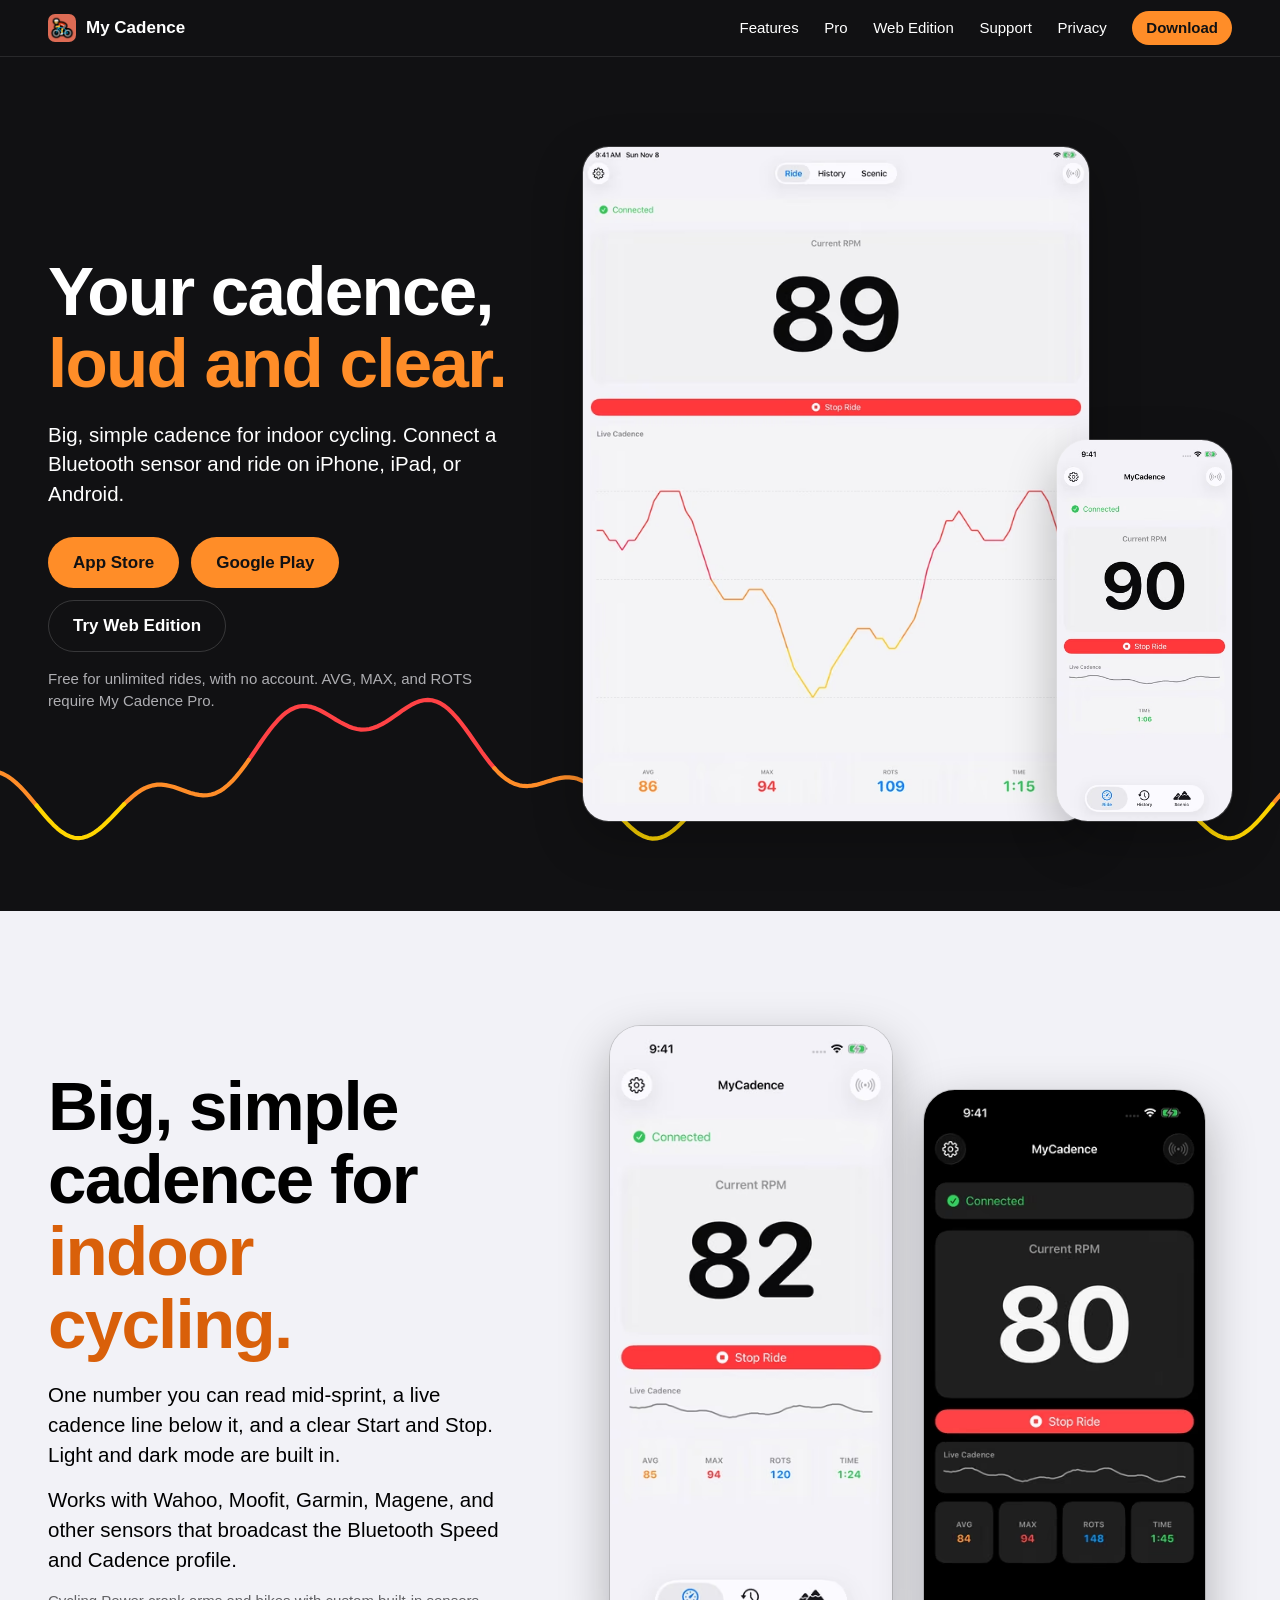
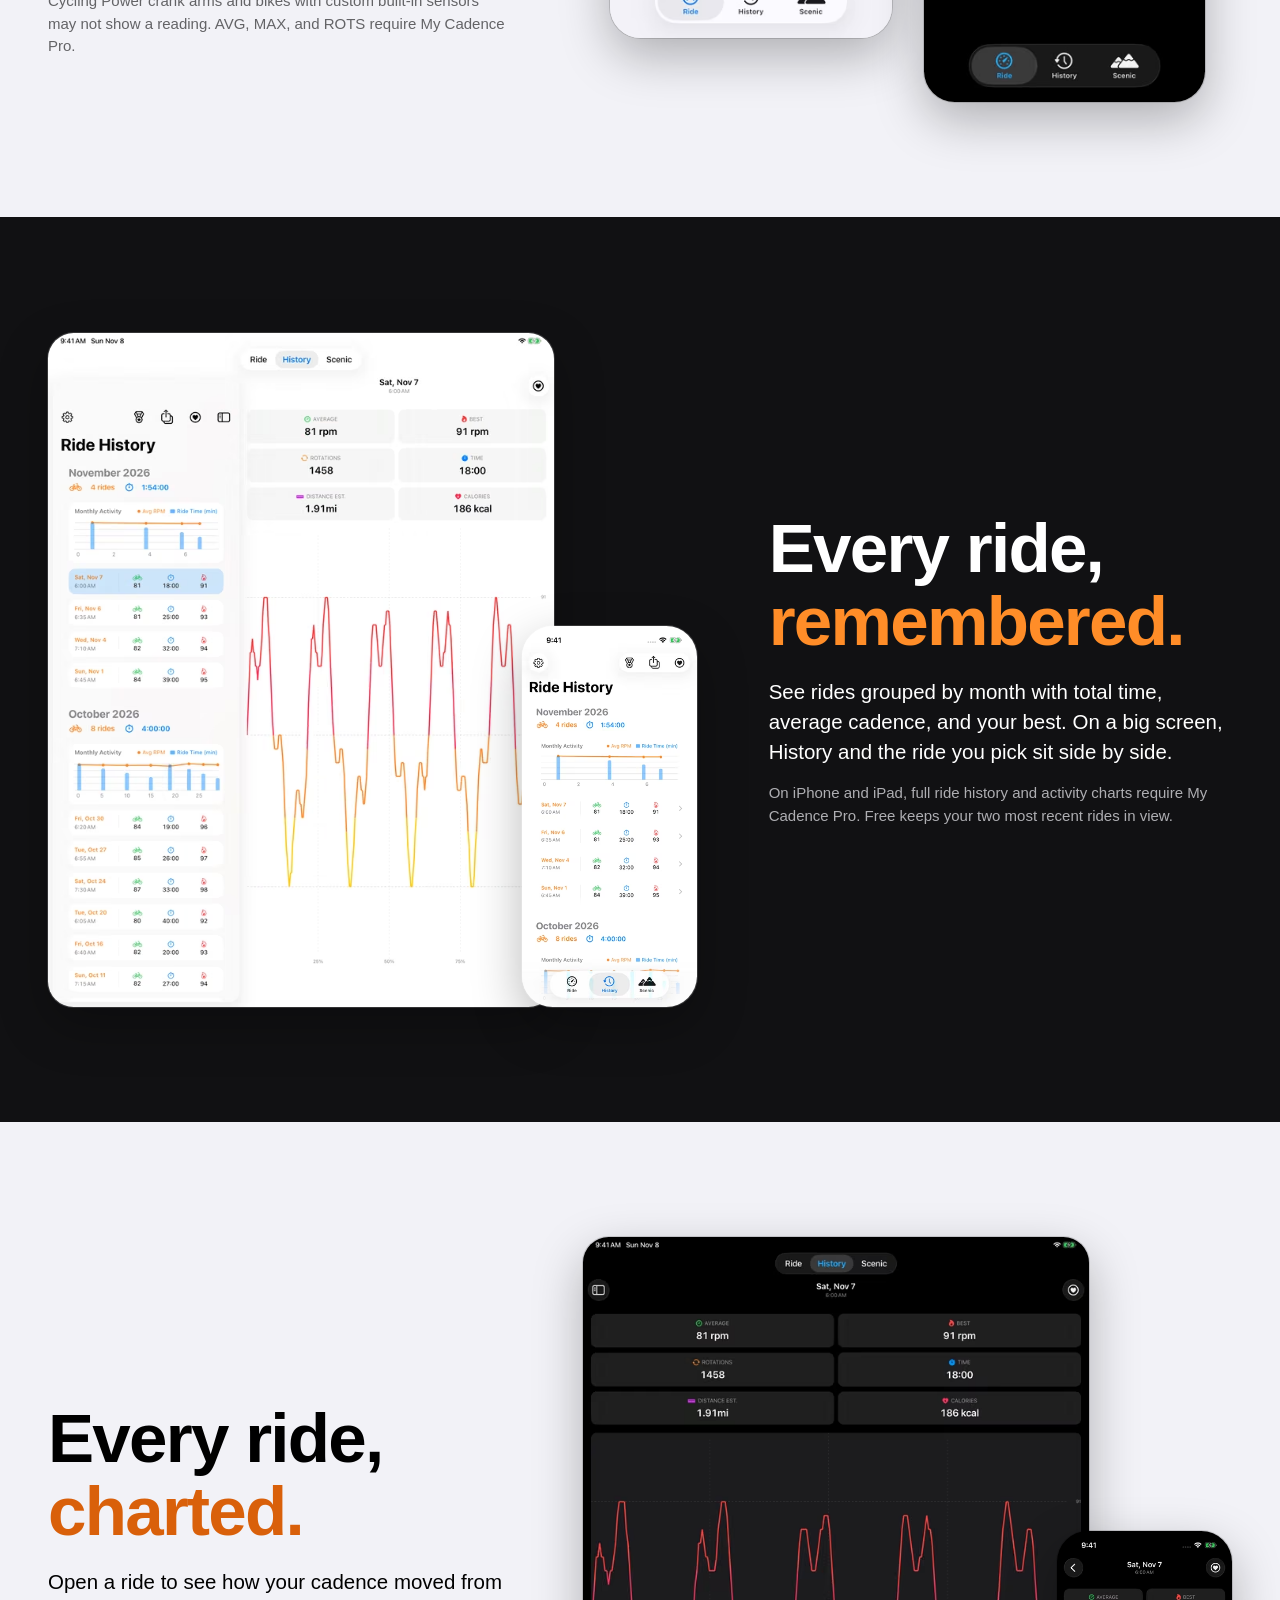
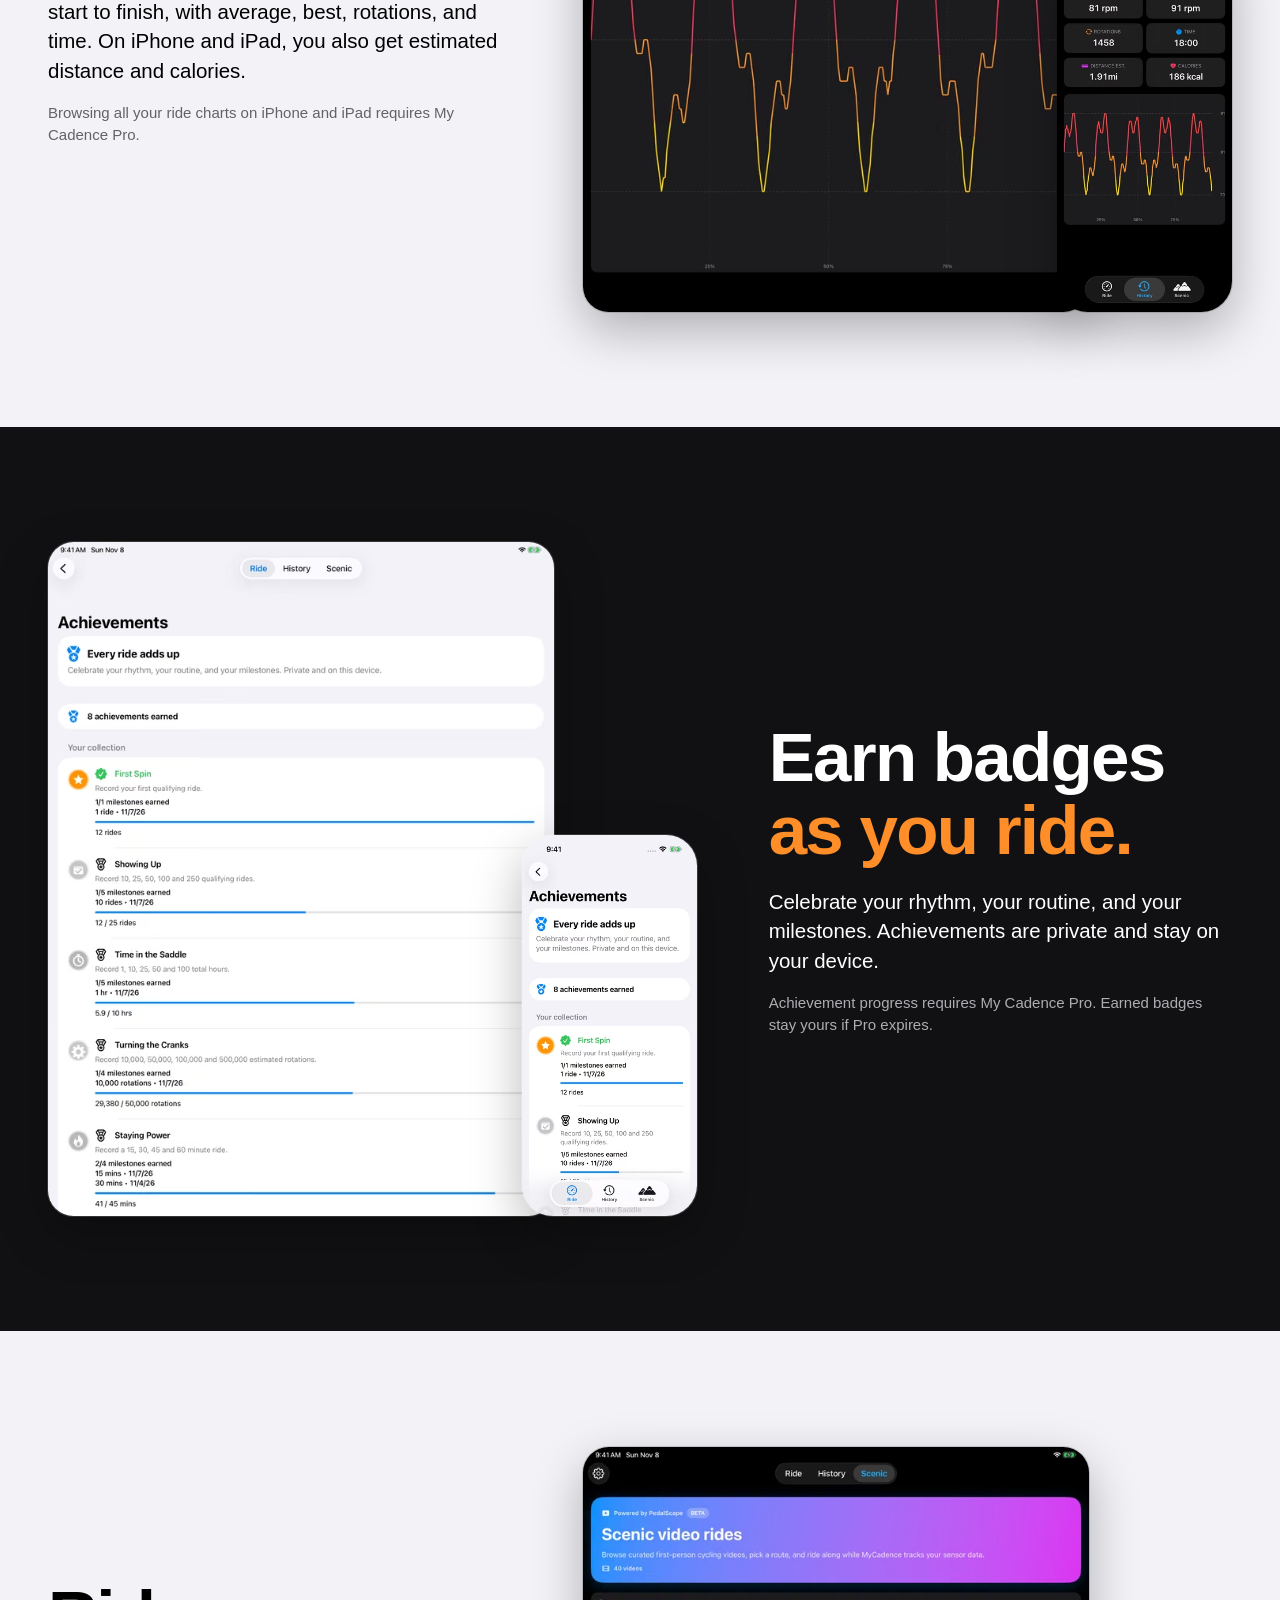
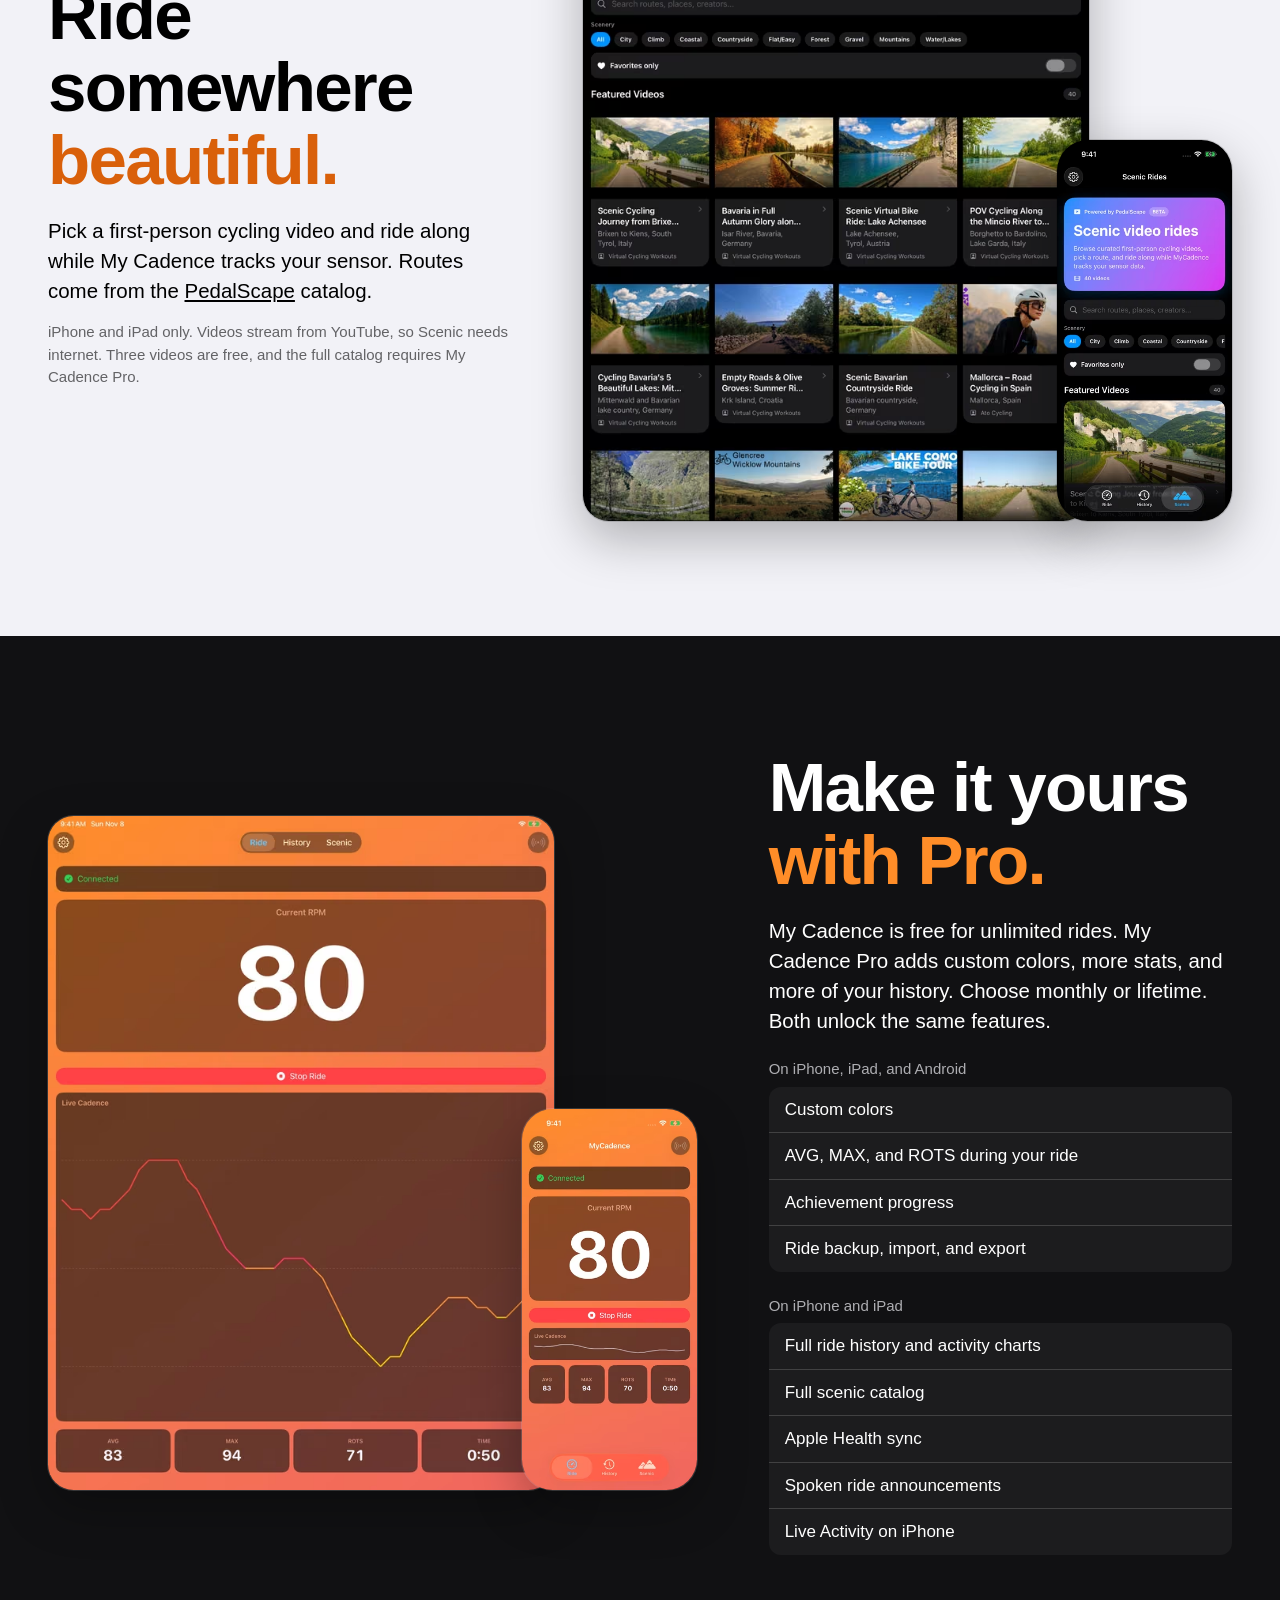
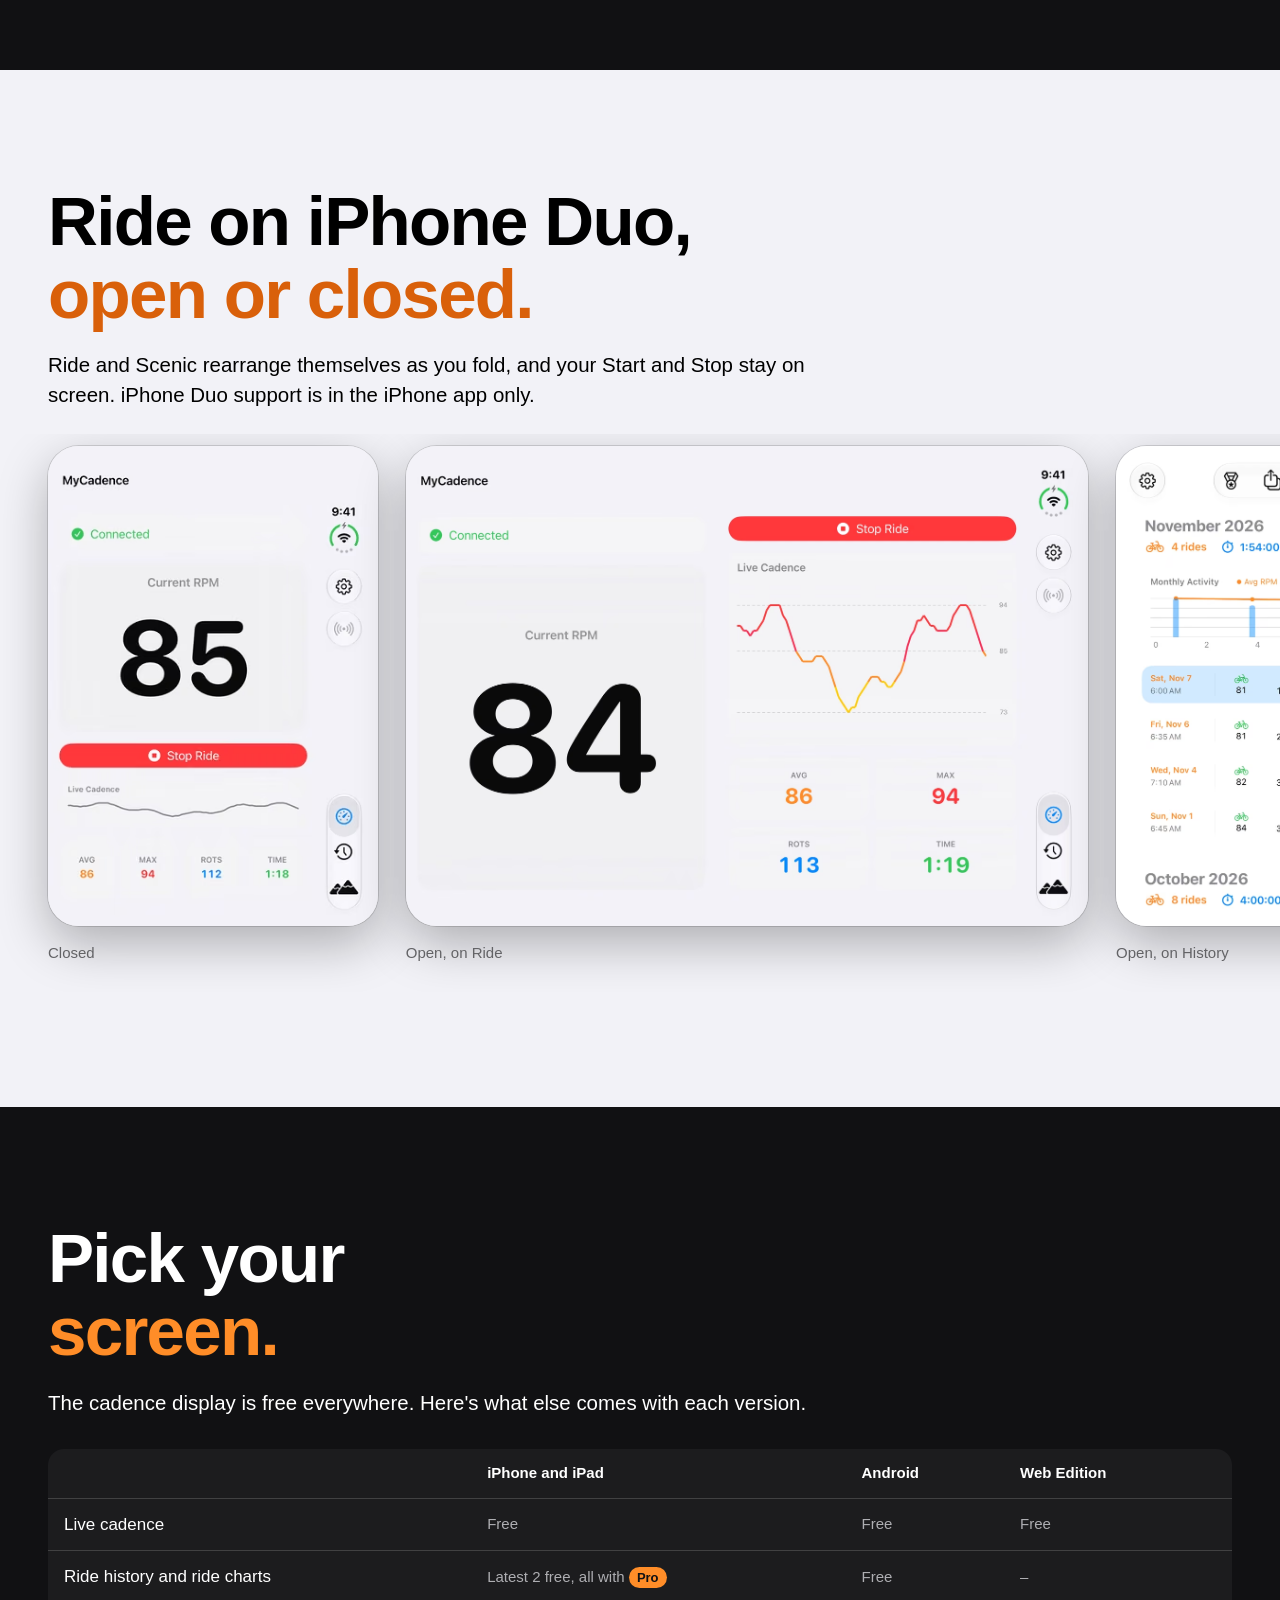
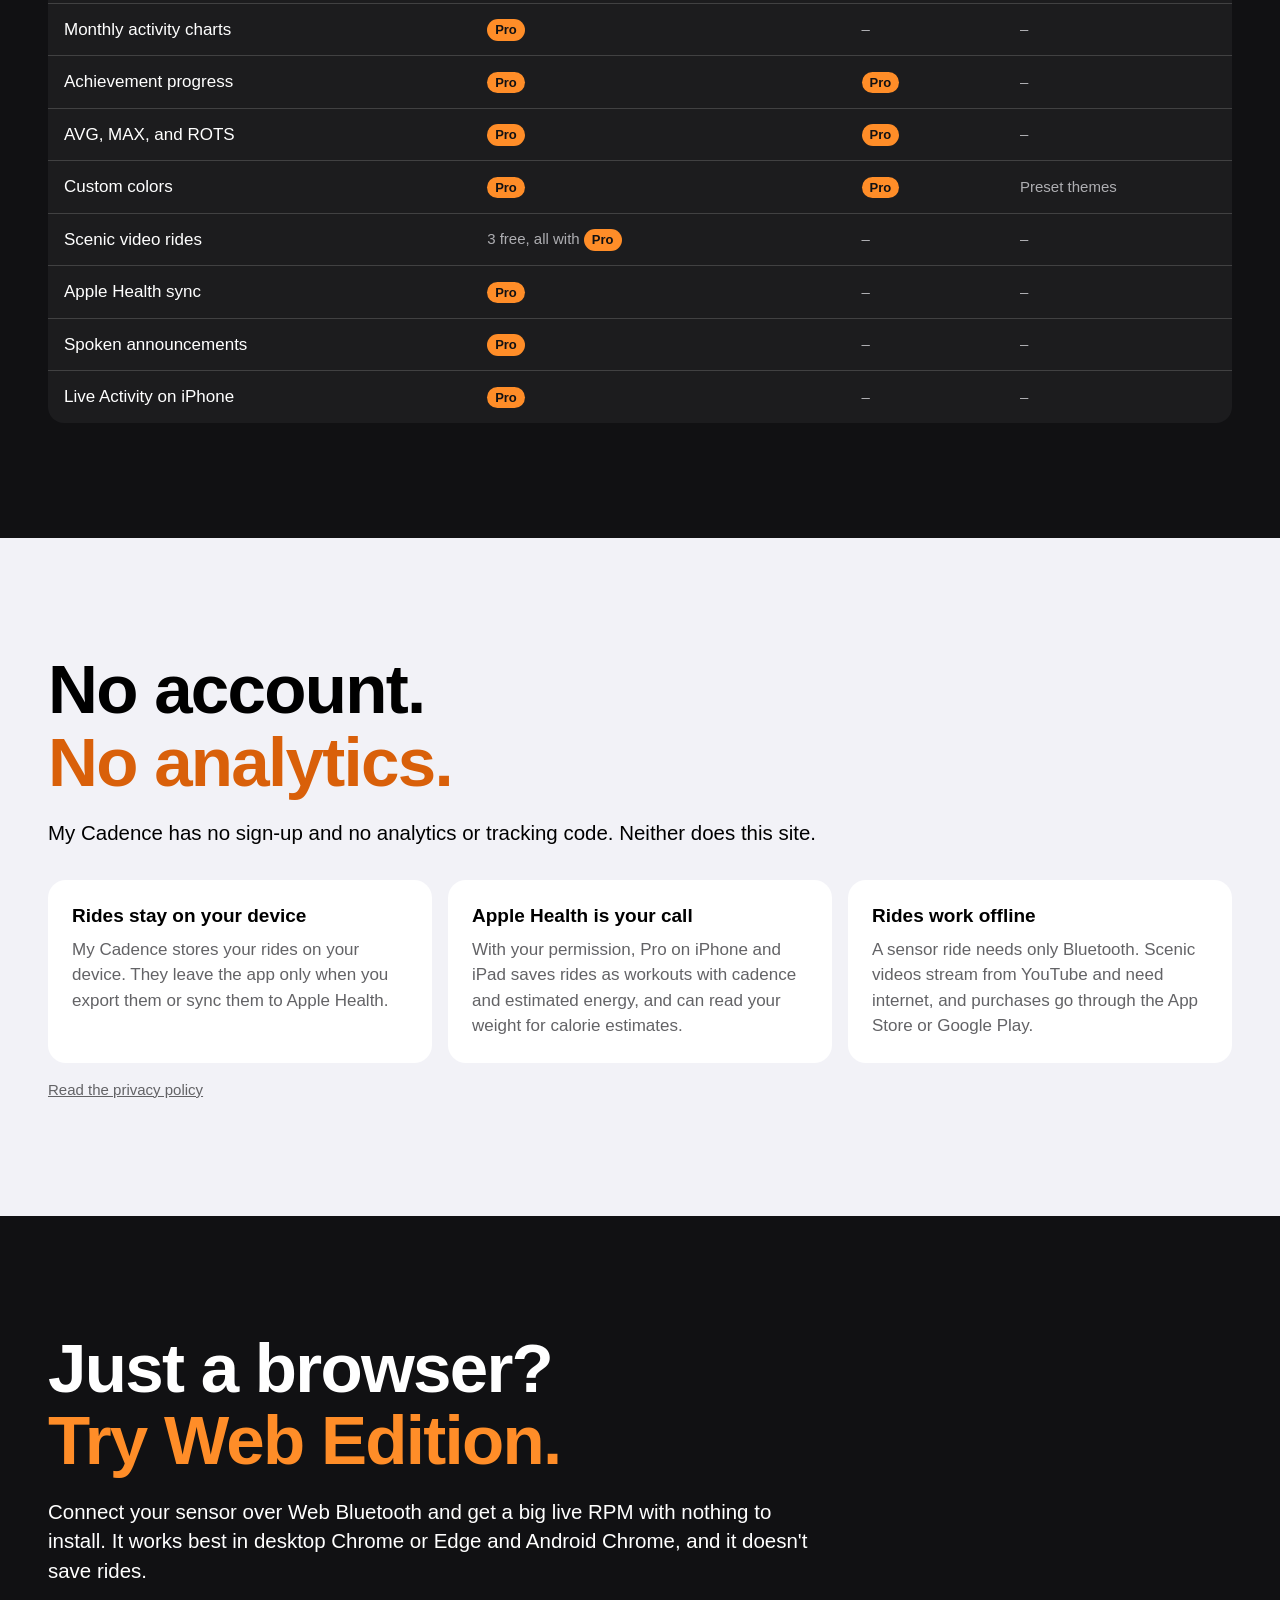
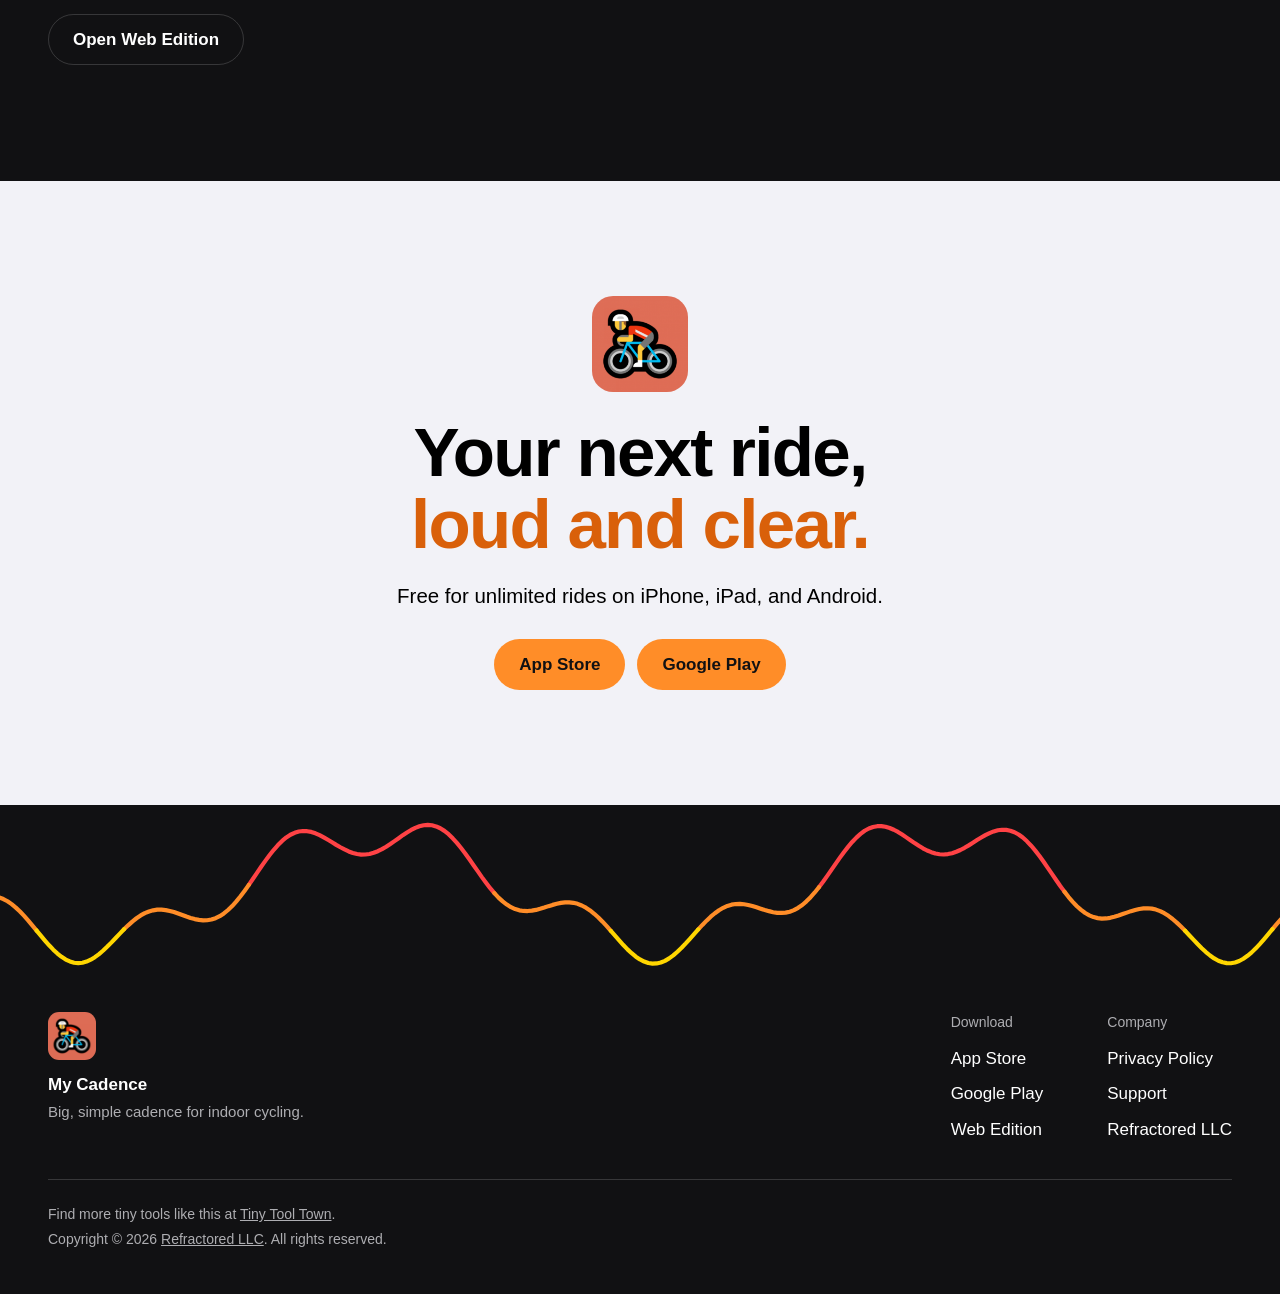
<file: index.html>
<!DOCTYPE html>
<html lang="en">
<head>
    <meta charset="UTF-8">
    <meta name="viewport" content="width=device-width, initial-scale=1">
    <meta name="color-scheme" content="light dark">
    <title>My Cadence: Big, Simple Cadence for Indoor Cycling</title>
    <meta name="description" content="My Cadence is a big, simple cadence display for indoor cycling on iPhone, iPad, and Android. Connect a Bluetooth sensor and ride. No account and no analytics.">
    <meta name="robots" content="index, follow, max-image-preview:large">
    <meta name="author" content="Refractored LLC">
    <meta name="theme-color" content="#111113">
    <meta property="og:type" content="website">
    <meta property="og:site_name" content="My Cadence">
    <meta property="og:title" content="My Cadence: Your cadence, loud and clear.">
    <meta property="og:description" content="Big, simple cadence for indoor cycling on iPhone, iPad, and Android. No account and no analytics.">
    <meta property="og:url" content="https://mycadence.app/">
    <meta property="og:image" content="https://mycadence.app/assets/images/og-card.jpg">
    <meta property="og:image:width" content="1200">
    <meta property="og:image:height" content="630">
    <meta property="og:image:alt" content="The headline “Your cadence, loud and clear.” beside My Cadence on iPhone showing 90 RPM, with a cadence line running behind it.">
    <meta name="twitter:card" content="summary_large_image">
    <meta name="twitter:title" content="My Cadence: Your cadence, loud and clear.">
    <meta name="twitter:description" content="Big, simple cadence for indoor cycling on iPhone, iPad, and Android. No account and no analytics.">
    <meta name="twitter:image" content="https://mycadence.app/assets/images/og-card.jpg">
    <link rel="canonical" href="https://mycadence.app/">
    <link rel="icon" type="image/png" sizes="16x16" href="assets/icons/favicon-16.png">
    <link rel="icon" type="image/png" sizes="32x32" href="assets/icons/favicon-32.png">
    <link rel="apple-touch-icon" sizes="180x180" href="assets/icons/icon-180.png">
    <link rel="manifest" href="site.webmanifest">
    <link rel="sitemap" type="application/xml" href="sitemap.xml">
    <link rel="stylesheet" href="styles.css">
    <script type="application/ld+json">
    {
        "@context": "https://schema.org",
        "@type": "SoftwareApplication",
        "name": "My Cadence",
        "applicationCategory": "HealthApplication",
        "operatingSystem": "iOS, iPadOS, Android",
        "description": "Big, simple cadence display for indoor cycling with Bluetooth cadence sensors.",
        "url": "https://mycadence.app/",
        "image": "https://mycadence.app/assets/images/og-card.jpg",
        "offers": {
            "@type": "Offer",
            "price": "0",
            "priceCurrency": "USD"
        },
        "downloadUrl": [
            "https://apps.apple.com/us/app/my-cadence/id1545730360",
            "https://play.google.com/store/apps/details?id=com.refractored.mycadence"
        ],
        "publisher": {
            "@type": "Organization",
            "name": "Refractored"
        }
    }
    </script>
</head>
<body>
    <a class="skip-link" href="#main">Skip to content</a>

    <header class="navbar">
        <div class="container navbar-inner">
            <a href="#main" class="brand" aria-label="My Cadence home">
                <img src="assets/icons/icon-120.png" alt="" width="28" height="28">
                <span>My Cadence</span>
            </a>
            <nav class="navbar-links" aria-label="Site navigation">
                <a class="nav-features" href="#features">Features</a>
                <a class="nav-optional" href="#pro">Pro</a>
                <a href="web-edition.html">Web Edition</a>
                <a class="nav-optional" href="mailto:hello@refractored.com?subject=My%20Cadence%20Support">Support</a>
                <a class="nav-optional" href="https://www.refractored.com/about/" target="_blank" rel="noopener">Privacy</a>
                <a class="navbar-cta" href="#download">Download</a>
            </nav>
        </div>
    </header>

    <main id="main" tabindex="-1">
        <section class="band band-dark hero">
            <img class="cadence-line" src="assets/images/cadence-line.svg" alt="" width="2880" height="160">
            <div class="container feature">
                <div class="feature-text">
                    <h1>Your cadence, <em>loud and clear.</em></h1>
                    <p class="lede">Big, simple cadence for indoor cycling. Connect a Bluetooth sensor and ride on iPhone, iPad, or Android.</p>
                    <div class="actions">
                        <a class="btn btn-primary" href="https://apps.apple.com/us/app/my-cadence/id1545730360" target="_blank" rel="noopener">App Store</a>
                        <a class="btn btn-primary" href="https://play.google.com/store/apps/details?id=com.refractored.mycadence" target="_blank" rel="noopener">Google Play</a>
                        <a class="btn btn-secondary" href="web-edition.html">Try Web Edition</a>
                    </div>
                    <p class="note">Free for unlimited rides, with no account. AVG, MAX, and ROTS require My Cadence Pro.</p>
                </div>
                <div class="stage">
                    <picture class="device device-tablet">
                        <source type="image/avif" srcset="assets/images/ipad-main-640.avif 640w, assets/images/ipad-main-1280.avif 1280w" sizes="(min-width: 960px) 40vw, 72vw">
                        <source type="image/webp" srcset="assets/images/ipad-main-640.webp 640w, assets/images/ipad-main-1280.webp 1280w" sizes="(min-width: 960px) 40vw, 72vw">
                        <img src="assets/images/ipad-main-1280.jpg" width="1280" height="1707" fetchpriority="high" decoding="async" alt="My Cadence on iPad showing 89 RPM above a large live cadence chart and average, max, rotation, and time stats.">
                    </picture>
                    <picture class="device device-phone">
                        <source type="image/avif" srcset="assets/images/phone-free-320.avif 320w, assets/images/phone-free-640.avif 640w" sizes="(min-width: 960px) 16vw, 46vw">
                        <source type="image/webp" srcset="assets/images/phone-free-320.webp 320w, assets/images/phone-free-640.webp 640w" sizes="(min-width: 960px) 16vw, 46vw">
                        <img src="assets/images/phone-free-640.jpg" width="640" height="1391" decoding="async" alt="My Cadence on iPhone showing 90 RPM, a Stop Ride button, and a small live cadence line.">
                    </picture>
                </div>
            </div>
        </section>

        <section class="band band-light" id="features">
            <div class="container feature">
                <div class="feature-text">
                    <h2>Big, simple cadence for <em>indoor cycling.</em></h2>
                    <p class="lede">One number you can read mid-sprint, a live cadence line below it, and a clear Start and Stop. Light and dark mode are built in.</p>
                    <p class="lede">Works with Wahoo, Moofit, Garmin, Magene, and other sensors that broadcast the Bluetooth Speed and Cadence profile.</p>
                    <p class="note">Cycling Power crank arms and bikes with custom built-in sensors may not show a reading. AVG, MAX, and ROTS require My Cadence Pro.</p>
                </div>
                <div class="stage stage-pair">
                    <picture class="device">
                        <source type="image/avif" srcset="assets/images/phone-ride-light-320.avif 320w, assets/images/phone-ride-light-640.avif 640w" sizes="(min-width: 960px) 22vw, 46vw">
                        <source type="image/webp" srcset="assets/images/phone-ride-light-320.webp 320w, assets/images/phone-ride-light-640.webp 640w" sizes="(min-width: 960px) 22vw, 46vw">
                        <img src="assets/images/phone-ride-light-640.jpg" width="640" height="1391" loading="lazy" decoding="async" alt="The Ride screen in light mode, showing 82 RPM and a row of ride stats.">
                    </picture>
                    <picture class="device">
                        <source type="image/avif" srcset="assets/images/phone-ride-dark-320.avif 320w, assets/images/phone-ride-dark-640.avif 640w" sizes="(min-width: 960px) 22vw, 46vw">
                        <source type="image/webp" srcset="assets/images/phone-ride-dark-320.webp 320w, assets/images/phone-ride-dark-640.webp 640w" sizes="(min-width: 960px) 22vw, 46vw">
                        <img src="assets/images/phone-ride-dark-640.jpg" width="640" height="1391" loading="lazy" decoding="async" alt="The Ride screen in dark mode, showing 80 RPM and a row of ride stats.">
                    </picture>
                </div>
            </div>
        </section>

        <section class="band band-dark">
            <div class="container feature feature-flip">
                <div class="feature-text">
                    <h2>Every ride, <em>remembered.</em></h2>
                    <p class="lede">See rides grouped by month with total time, average cadence, and your best. On a big screen, History and the ride you pick sit side by side.</p>
                    <p class="note">On iPhone and iPad, full ride history and activity charts require My Cadence Pro. Free keeps your two most recent rides in view.</p>
                </div>
                <div class="stage">
                    <picture class="device device-tablet">
                        <source type="image/avif" srcset="assets/images/ipad-history-640.avif 640w, assets/images/ipad-history-1280.avif 1280w" sizes="(min-width: 960px) 40vw, 72vw">
                        <source type="image/webp" srcset="assets/images/ipad-history-640.webp 640w, assets/images/ipad-history-1280.webp 1280w" sizes="(min-width: 960px) 40vw, 72vw">
                        <img src="assets/images/ipad-history-1280.jpg" width="1280" height="1707" loading="lazy" decoding="async" alt="Ride History on iPad, with a month-by-month ride list on the left and the selected ride's stats and cadence chart on the right.">
                    </picture>
                    <picture class="device device-phone">
                        <source type="image/avif" srcset="assets/images/phone-history-320.avif 320w, assets/images/phone-history-640.avif 640w" sizes="(min-width: 960px) 16vw, 46vw">
                        <source type="image/webp" srcset="assets/images/phone-history-320.webp 320w, assets/images/phone-history-640.webp 640w" sizes="(min-width: 960px) 16vw, 46vw">
                        <img src="assets/images/phone-history-640.jpg" width="640" height="1391" loading="lazy" decoding="async" alt="Ride History on iPhone, showing four November rides under a monthly activity chart.">
                    </picture>
                </div>
            </div>
        </section>

        <section class="band band-light">
            <div class="container feature">
                <div class="feature-text">
                    <h2>Every ride, <em>charted.</em></h2>
                    <p class="lede">Open a ride to see how your cadence moved from start to finish, with average, best, rotations, and time. On iPhone and iPad, you also get estimated distance and calories.</p>
                    <p class="note">Browsing all your ride charts on iPhone and iPad requires My Cadence Pro.</p>
                </div>
                <div class="stage">
                    <picture class="device device-tablet">
                        <source type="image/avif" srcset="assets/images/ipad-charts-640.avif 640w, assets/images/ipad-charts-1280.avif 1280w" sizes="(min-width: 960px) 40vw, 72vw">
                        <source type="image/webp" srcset="assets/images/ipad-charts-640.webp 640w, assets/images/ipad-charts-1280.webp 1280w" sizes="(min-width: 960px) 40vw, 72vw">
                        <img src="assets/images/ipad-charts-1280.jpg" width="1280" height="1707" loading="lazy" decoding="async" alt="A ride on iPad in dark mode, with six stat tiles above a full-height cadence chart colored yellow, orange, and red.">
                    </picture>
                    <picture class="device device-phone">
                        <source type="image/avif" srcset="assets/images/phone-charts-320.avif 320w, assets/images/phone-charts-640.avif 640w" sizes="(min-width: 960px) 16vw, 46vw">
                        <source type="image/webp" srcset="assets/images/phone-charts-320.webp 320w, assets/images/phone-charts-640.webp 640w" sizes="(min-width: 960px) 16vw, 46vw">
                        <img src="assets/images/phone-charts-640.jpg" width="640" height="1391" loading="lazy" decoding="async" alt="The same ride on iPhone: 81 RPM average, 91 RPM best, 18 minutes, and a cadence chart.">
                    </picture>
                </div>
            </div>
        </section>

        <section class="band band-dark">
            <div class="container feature feature-flip">
                <div class="feature-text">
                    <h2>Earn badges <em>as you ride.</em></h2>
                    <p class="lede">Celebrate your rhythm, your routine, and your milestones. Achievements are private and stay on your device.</p>
                    <p class="note">Achievement progress requires My Cadence Pro. Earned badges stay yours if Pro expires.</p>
                </div>
                <div class="stage">
                    <picture class="device device-tablet">
                        <source type="image/avif" srcset="assets/images/ipad-achievements-640.avif 640w, assets/images/ipad-achievements-1280.avif 1280w" sizes="(min-width: 960px) 40vw, 72vw">
                        <source type="image/webp" srcset="assets/images/ipad-achievements-640.webp 640w, assets/images/ipad-achievements-1280.webp 1280w" sizes="(min-width: 960px) 40vw, 72vw">
                        <img src="assets/images/ipad-achievements-1280.jpg" width="1280" height="1707" loading="lazy" decoding="async" alt="Achievements on iPad, listing First Spin, Showing Up, Time in the Saddle, Turning the Cranks, and Staying Power with progress bars.">
                    </picture>
                    <picture class="device device-phone">
                        <source type="image/avif" srcset="assets/images/phone-achievements-320.avif 320w, assets/images/phone-achievements-640.avif 640w" sizes="(min-width: 960px) 16vw, 46vw">
                        <source type="image/webp" srcset="assets/images/phone-achievements-320.webp 320w, assets/images/phone-achievements-640.webp 640w" sizes="(min-width: 960px) 16vw, 46vw">
                        <img src="assets/images/phone-achievements-640.jpg" width="640" height="1391" loading="lazy" decoding="async" alt="Achievements on iPhone, with 8 achievements earned and First Spin marked complete.">
                    </picture>
                </div>
            </div>
        </section>

        <section class="band band-light">
            <div class="container feature">
                <div class="feature-text">
                    <h2>Ride somewhere <em>beautiful.</em></h2>
                    <p class="lede">Pick a first-person cycling video and ride along while My Cadence tracks your sensor. Routes come from the <a href="https://pedalscape.com/" target="_blank" rel="noopener">PedalScape</a> catalog.</p>
                    <p class="note">iPhone and iPad only. Videos stream from YouTube, so Scenic needs internet. Three videos are free, and the full catalog requires My Cadence Pro.</p>
                </div>
                <div class="stage">
                    <picture class="device device-tablet">
                        <source type="image/avif" srcset="assets/images/ipad-scenic-640.avif 640w, assets/images/ipad-scenic-1280.avif 1280w" sizes="(min-width: 960px) 40vw, 72vw">
                        <source type="image/webp" srcset="assets/images/ipad-scenic-640.webp 640w, assets/images/ipad-scenic-1280.webp 1280w" sizes="(min-width: 960px) 40vw, 72vw">
                        <img src="assets/images/ipad-scenic-1280.jpg" width="1280" height="1707" loading="lazy" decoding="async" alt="Scenic Rides on iPad, with a search field, scenery filters, and a grid of video thumbnails showing mountains, lakes, and countryside roads.">
                    </picture>
                    <picture class="device device-phone">
                        <source type="image/avif" srcset="assets/images/phone-scenic-320.avif 320w, assets/images/phone-scenic-640.avif 640w" sizes="(min-width: 960px) 16vw, 46vw">
                        <source type="image/webp" srcset="assets/images/phone-scenic-320.webp 320w, assets/images/phone-scenic-640.webp 640w" sizes="(min-width: 960px) 16vw, 46vw">
                        <img src="assets/images/phone-scenic-640.jpg" width="640" height="1391" loading="lazy" decoding="async" alt="Scenic Rides on iPhone, featuring a video of a riverside road below green mountains.">
                    </picture>
                </div>
            </div>
        </section>

        <section class="band band-dark" id="pro">
            <div class="container feature feature-flip">
                <div class="feature-text">
                    <h2>Make it yours <em>with Pro.</em></h2>
                    <p class="lede">My Cadence is free for unlimited rides. My Cadence Pro adds custom colors, more stats, and more of your history. Choose monthly or lifetime. Both unlock the same features.</p>
                    <h3 class="list-heading">On iPhone, iPad, and Android</h3>
                    <ul class="grouped">
                        <li>Custom colors</li>
                        <li>AVG, MAX, and ROTS during your ride</li>
                        <li>Achievement progress</li>
                        <li>Ride backup, import, and export</li>
                    </ul>
                    <h3 class="list-heading">On iPhone and iPad</h3>
                    <ul class="grouped">
                        <li>Full ride history and activity charts</li>
                        <li>Full scenic catalog</li>
                        <li>Apple Health sync</li>
                        <li>Spoken ride announcements</li>
                        <li>Live Activity on iPhone</li>
                    </ul>
                </div>
                <div class="stage">
                    <picture class="device device-tablet">
                        <source type="image/avif" srcset="assets/images/ipad-pro-640.avif 640w, assets/images/ipad-pro-1280.avif 1280w" sizes="(min-width: 960px) 40vw, 72vw">
                        <source type="image/webp" srcset="assets/images/ipad-pro-640.webp 640w, assets/images/ipad-pro-1280.webp 1280w" sizes="(min-width: 960px) 40vw, 72vw">
                        <img src="assets/images/ipad-pro-1280.jpg" width="1280" height="1707" loading="lazy" decoding="async" alt="The Ride screen on iPad with a custom orange theme, showing 80 RPM over a large live cadence chart and four Pro stats.">
                    </picture>
                    <picture class="device device-phone">
                        <source type="image/avif" srcset="assets/images/phone-pro-320.avif 320w, assets/images/phone-pro-640.avif 640w" sizes="(min-width: 960px) 16vw, 46vw">
                        <source type="image/webp" srcset="assets/images/phone-pro-320.webp 320w, assets/images/phone-pro-640.webp 640w" sizes="(min-width: 960px) 16vw, 46vw">
                        <img src="assets/images/phone-pro-640.jpg" width="640" height="1391" loading="lazy" decoding="async" alt="The Ride screen on iPhone with the same custom orange theme and AVG, MAX, ROTS, and TIME tiles.">
                    </picture>
                </div>
            </div>
        </section>

        <section class="band band-light lane-band" aria-labelledby="duo-heading">
            <div class="container">
                <h2 id="duo-heading">Ride on iPhone Duo, <em>open or closed.</em></h2>
                <p class="lede">Ride and Scenic rearrange themselves as you fold, and your Start and Stop stay on screen. iPhone Duo support is in the iPhone app only.</p>
            </div>
            <div class="lane" role="group" aria-label="My Cadence on iPhone Duo. Scroll sideways for more." tabindex="0">
                <figure>
                    <picture class="device">
                        <source type="image/avif" srcset="assets/images/duo-closed-ride-360.avif 360w, assets/images/duo-closed-ride-720.avif 720w" sizes="360px">
                        <source type="image/webp" srcset="assets/images/duo-closed-ride-360.webp 360w, assets/images/duo-closed-ride-720.webp 720w" sizes="360px">
                        <img src="assets/images/duo-closed-ride-720.jpg" width="720" height="1048" loading="lazy" decoding="async" alt="iPhone Duo closed, with the Ride screen showing 85 RPM, a Stop Ride button, and a live cadence line.">
                    </picture>
                    <figcaption>Closed</figcaption>
                </figure>
                <figure>
                    <picture class="device">
                        <source type="image/avif" srcset="assets/images/duo-open-ride-720.avif 720w, assets/images/duo-open-ride-1440.avif 1440w" sizes="740px">
                        <source type="image/webp" srcset="assets/images/duo-open-ride-720.webp 720w, assets/images/duo-open-ride-1440.webp 1440w" sizes="740px">
                        <img src="assets/images/duo-open-ride-1440.jpg" width="1440" height="1013" loading="lazy" decoding="async" alt="iPhone Duo open, with the current RPM on the left and a live cadence chart and stats on the right.">
                    </picture>
                    <figcaption>Open, on Ride</figcaption>
                </figure>
                <figure>
                    <picture class="device">
                        <source type="image/avif" srcset="assets/images/duo-open-history-720.avif 720w, assets/images/duo-open-history-1440.avif 1440w" sizes="740px">
                        <source type="image/webp" srcset="assets/images/duo-open-history-720.webp 720w, assets/images/duo-open-history-1440.webp 1440w" sizes="740px">
                        <img src="assets/images/duo-open-history-1440.jpg" width="1440" height="1013" loading="lazy" decoding="async" alt="iPhone Duo open, with the ride list on one side and the selected ride's stats and chart on the other.">
                    </picture>
                    <figcaption>Open, on History</figcaption>
                </figure>
                <figure>
                    <picture class="device">
                        <source type="image/avif" srcset="assets/images/duo-open-scenic-720.avif 720w, assets/images/duo-open-scenic-1440.avif 1440w" sizes="740px">
                        <source type="image/webp" srcset="assets/images/duo-open-scenic-720.webp 720w, assets/images/duo-open-scenic-1440.webp 1440w" sizes="740px">
                        <img src="assets/images/duo-open-scenic-1440.jpg" width="1440" height="1013" loading="lazy" decoding="async" alt="iPhone Duo open, with the Scenic Rides catalog across the full display.">
                    </picture>
                    <figcaption>Open, on Scenic</figcaption>
                </figure>
            </div>
        </section>

        <section class="band band-dark" aria-labelledby="platforms-heading">
            <div class="container">
                <h2 id="platforms-heading">Pick your <em>screen.</em></h2>
                <p class="lede">The cadence display is free everywhere. Here's what else comes with each version.</p>
                <div class="table-wrap" role="region" aria-label="Features by platform" tabindex="0">
                    <table>
                        <thead>
                            <tr>
                                <th scope="col"><span class="visually-hidden">Feature</span></th>
                                <th scope="col">iPhone and iPad</th>
                                <th scope="col">Android</th>
                                <th scope="col">Web Edition</th>
                            </tr>
                        </thead>
                        <tbody>
                            <tr><th scope="row">Live cadence</th><td>Free</td><td>Free</td><td>Free</td></tr>
                            <tr><th scope="row">Ride history and ride charts</th><td>Latest 2 free, all with <span class="pro">Pro</span></td><td>Free</td><td class="na"><span>Not available</span></td></tr>
                            <tr><th scope="row">Monthly activity charts</th><td><span class="pro">Pro</span></td><td class="na"><span>Not available</span></td><td class="na"><span>Not available</span></td></tr>
                            <tr><th scope="row">Achievement progress</th><td><span class="pro">Pro</span></td><td><span class="pro">Pro</span></td><td class="na"><span>Not available</span></td></tr>
                            <tr><th scope="row">AVG, MAX, and ROTS</th><td><span class="pro">Pro</span></td><td><span class="pro">Pro</span></td><td class="na"><span>Not available</span></td></tr>
                            <tr><th scope="row">Custom colors</th><td><span class="pro">Pro</span></td><td><span class="pro">Pro</span></td><td>Preset themes</td></tr>
                            <tr><th scope="row">Scenic video rides</th><td>3 free, all with <span class="pro">Pro</span></td><td class="na"><span>Not available</span></td><td class="na"><span>Not available</span></td></tr>
                            <tr><th scope="row">Apple Health sync</th><td><span class="pro">Pro</span></td><td class="na"><span>Not available</span></td><td class="na"><span>Not available</span></td></tr>
                            <tr><th scope="row">Spoken announcements</th><td><span class="pro">Pro</span></td><td class="na"><span>Not available</span></td><td class="na"><span>Not available</span></td></tr>
                            <tr><th scope="row">Live Activity on iPhone</th><td><span class="pro">Pro</span></td><td class="na"><span>Not available</span></td><td class="na"><span>Not available</span></td></tr>
                        </tbody>
                    </table>
                </div>
            </div>
        </section>

        <section class="band band-light" aria-labelledby="privacy-heading">
            <div class="container">
                <h2 id="privacy-heading">No account. <em>No analytics.</em></h2>
                <p class="lede">My Cadence has no sign-up and no analytics or tracking code. Neither does this site.</p>
                <div class="cards">
                    <div class="card">
                        <h3>Rides stay on your device</h3>
                        <p>My Cadence stores your rides on your device. They leave the app only when you export them or sync them to Apple Health.</p>
                    </div>
                    <div class="card">
                        <h3>Apple Health is your call</h3>
                        <p>With your permission, Pro on iPhone and iPad saves rides as workouts with cadence and estimated energy, and can read your weight for calorie estimates.</p>
                    </div>
                    <div class="card">
                        <h3>Rides work offline</h3>
                        <p>A sensor ride needs only Bluetooth. Scenic videos stream from YouTube and need internet, and purchases go through the App Store or Google Play.</p>
                    </div>
                </div>
                <p class="note"><a href="https://www.refractored.com/about/" target="_blank" rel="noopener">Read the privacy policy</a></p>
            </div>
        </section>

        <section class="band band-dark" aria-labelledby="web-heading">
            <div class="container">
                <h2 id="web-heading">Just a browser? <em>Try Web Edition.</em></h2>
                <p class="lede">Connect your sensor over Web Bluetooth and get a big live RPM with nothing to install. It works best in desktop Chrome or Edge and Android Chrome, and it doesn't save rides.</p>
                <div class="actions">
                    <a class="btn btn-secondary" href="web-edition.html">Open Web Edition</a>
                </div>
            </div>
        </section>

        <section class="band band-light closing" id="download" aria-labelledby="download-heading">
            <div class="container narrow">
                <img class="closing-icon" src="assets/icons/icon-180.png" alt="" width="96" height="96" loading="lazy" decoding="async">
                <h2 id="download-heading">Your next ride, <em>loud and clear.</em></h2>
                <p class="lede">Free for unlimited rides on iPhone, iPad, and Android.</p>
                <div class="actions">
                    <a class="btn btn-primary" href="https://apps.apple.com/us/app/my-cadence/id1545730360" target="_blank" rel="noopener">App Store</a>
                    <a class="btn btn-primary" href="https://play.google.com/store/apps/details?id=com.refractored.mycadence" target="_blank" rel="noopener">Google Play</a>
                </div>
            </div>
        </section>
    </main>
    <footer class="band band-dark footer">
        <img class="cadence-line" src="assets/images/cadence-line.svg" alt="" width="2880" height="160" loading="lazy" decoding="async">
        <div class="container footer-inner">
            <div class="footer-brand">
                <img src="assets/icons/icon-120.png" alt="" width="48" height="48" loading="lazy" decoding="async">
                <p class="footer-name">My Cadence</p>
                <p class="note">Big, simple cadence for indoor cycling.</p>
            </div>
            <nav class="footer-cols" aria-label="Footer">
                <div>
                    <h2 class="footer-heading">Download</h2>
                    <a href="https://apps.apple.com/us/app/my-cadence/id1545730360" target="_blank" rel="noopener">App Store</a>
                    <a href="https://play.google.com/store/apps/details?id=com.refractored.mycadence" target="_blank" rel="noopener">Google Play</a>
                    <a href="web-edition.html">Web Edition</a>
                </div>
                <div>
                    <h2 class="footer-heading">Company</h2>
                    <a href="https://www.refractored.com/about/" target="_blank" rel="noopener">Privacy Policy</a>
                    <a href="mailto:hello@refractored.com?subject=My%20Cadence%20Support">Support</a>
                    <a href="https://www.refractored.com/" target="_blank" rel="noopener">Refractored LLC</a>
                </div>
            </nav>
        </div>
        <div class="container footer-legal">
            <p>Find more tiny tools like this at <a href="https://www.tinytooltown.com/" target="_blank" rel="noopener">Tiny Tool Town</a>.</p>
            <p>Copyright &copy; 2026 <a href="https://www.refractored.com/" target="_blank" rel="noopener">Refractored LLC</a>. All rights reserved.</p>
        </div>
    </footer>
</body>
</html>
</file>
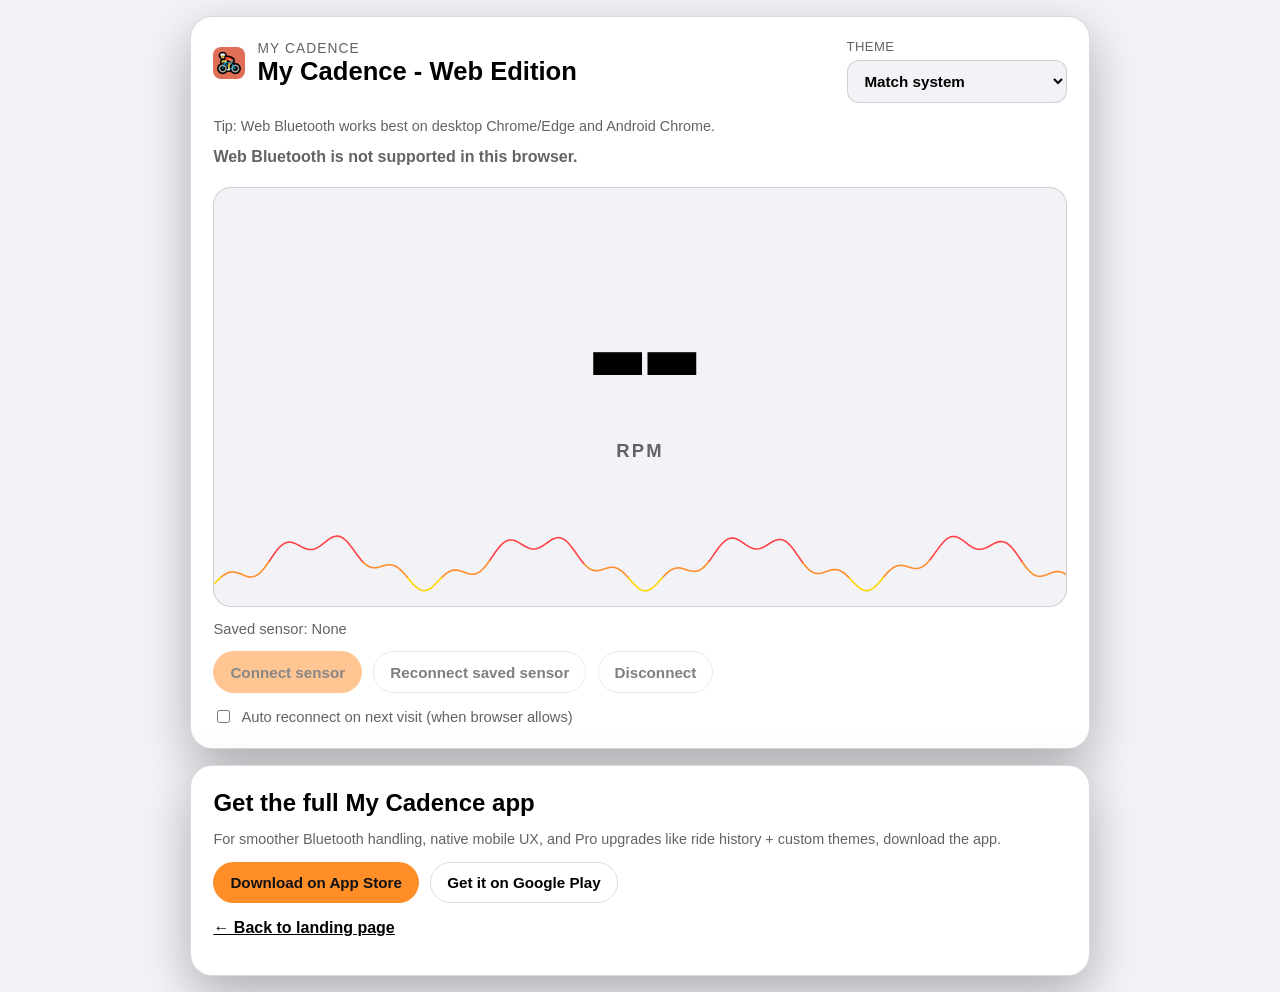
<file: web-edition.html>
<!DOCTYPE html>
<html lang="en">
<head>
    <meta charset="UTF-8">
    <meta name="viewport" content="width=device-width, initial-scale=1.0">
    <meta name="description" content="My Cadence - Web Edition: connect your Bluetooth cadence sensor and view a big live RPM display in your browser.">
    <meta name="robots" content="index, follow">
    <meta name="color-scheme" content="light dark">
    <meta name="theme-color" content="#111113">
    <title>My Cadence - Web Edition</title>
    <link rel="canonical" href="https://mycadence.app/web-edition.html">
    <link rel="icon" type="image/png" sizes="16x16" href="assets/icons/favicon-16.png">
    <link rel="icon" type="image/png" sizes="32x32" href="assets/icons/favicon-32.png">
    <link rel="apple-touch-icon" sizes="180x180" href="assets/icons/icon-180.png">
    <link rel="stylesheet" href="web-edition.css">
</head>
<body data-theme="system">
    <main class="web-app">
        <section class="display-panel">
            <header class="top-banner">
                <div class="branding">
                    <img src="assets/icons/favicon-32.png" alt="" width="32" height="32">
                    <div>
                        <a class="eyebrow eyebrow-link" href="index.html">My Cadence</a>
                        <h1>My Cadence - Web Edition</h1>
                    </div>
                </div>
                <div class="theme-picker-inline">
                    <label class="theme-label" for="theme-select">Theme</label>
                    <select id="theme-select" class="theme-select" aria-label="Color theme">
                        <option value="system">Match system</option>
                        <option value="night-rider">Night Rider</option>
                        <option value="sunset-burst">Sunset Burst</option>
                        <option value="arctic-glow">Arctic Glow</option>
                        <option value="lime-punch">Lime Punch</option>
                        <option value="synthwave-pop">Synthwave Pop</option>
                        <option value="bubblegum-blast">Bubblegum Blast</option>
                        <option value="lava-lamp">Lava Lamp</option>
                        <option value="midnight-gold">Midnight Gold</option>
                    </select>
                </div>
            </header>

            <p class="support-tip">Tip: Web Bluetooth works best on desktop Chrome/Edge and Android Chrome.</p>
            <p id="status" class="status" role="status" aria-live="polite" aria-atomic="true">Checking browser support...</p>

            <div class="cadence-readout" aria-live="polite">
                <span id="cadence-value">--</span>
                <span class="unit">RPM</span>
                <img class="readout-line" src="assets/images/cadence-line.svg" alt="" width="2880" height="160">
            </div>

            <p class="sensor-meta">Saved sensor: <span id="saved-sensor">None</span></p>

            <div class="controls">
                <button id="connect-btn" class="btn btn-primary" type="button">Connect sensor</button>
                <button id="reconnect-btn" class="btn btn-secondary" type="button">Reconnect saved sensor</button>
                <button id="disconnect-btn" class="btn btn-secondary" type="button" disabled>Disconnect</button>
            </div>

            <label class="auto-reconnect">
                <input id="auto-reconnect" type="checkbox">
                Auto reconnect on next visit (when browser allows)
            </label>
        </section>

        <section class="app-upsell">
            <h2>Get the full My Cadence app</h2>
            <p class="upsell-copy">For smoother Bluetooth handling, native mobile UX, and Pro upgrades like ride history + custom themes, download the app.</p>
            <div class="app-links">
                <a href="https://apps.apple.com/us/app/my-cadence/id1545730360" class="btn btn-primary" target="_blank" rel="noopener">Download on App Store</a>
                <a href="https://play.google.com/store/apps/details?id=com.refractored.mycadence" class="btn btn-secondary" target="_blank" rel="noopener">Get it on Google Play</a>
            </div>
            <p><a class="back-link" href="index.html">← Back to landing page</a></p>
        </section>
    </main>
    <script src="web-edition.js"></script>
</body>
</html>
</file>
<file: styles.css>
:root {
    color-scheme: light dark;
    --ink: #111113;
    --paper: #f2f2f7;
    --orange: #ff8d28;
    --font: -apple-system, BlinkMacSystemFont, "SF Pro Display", "SF Pro Text", "Segoe UI", Roboto, "Helvetica Neue", Arial, sans-serif;
    --radius-tablet: clamp(14px, 2vw, 26px);
    --radius-phone: clamp(16px, 2.4vw, 32px);
    --shadow: 0 18px 50px rgba(0, 0, 0, 0.28);
    --nav-height: 56px;
}

* {
    box-sizing: border-box;
}

html {
    scroll-padding-top: var(--nav-height);
    -webkit-text-size-adjust: 100%;
}

body {
    margin: 0;
    background: var(--ink);
    color: #fff;
    font-family: var(--font);
    font-size: 1.0625rem;
    line-height: 1.5;
    -webkit-font-smoothing: antialiased;
}

img {
    display: block;
    max-width: 100%;
    height: auto;
}

main:focus {
    outline: none;
}

a {
    color: inherit;
}

:focus-visible {
    outline: 3px solid var(--orange);
    outline-offset: 3px;
    border-radius: 4px;
}

.skip-link {
    position: absolute;
    top: 8px;
    left: 8px;
    z-index: 20;
    padding: 8px 16px;
    border-radius: 8px;
    background: #fff;
    color: var(--ink);
    transform: translateY(-200%);
}

.skip-link:focus {
    transform: none;
}

.na::before {
    content: "–";
}

.na span,
.visually-hidden {
    position: absolute;
    width: 1px;
    height: 1px;
    overflow: hidden;
    clip-path: inset(50%);
    white-space: nowrap;
}

.container {
    position: relative;
    width: min(1240px, 100% - clamp(40px, 8vw, 96px));
    margin-inline: auto;
}

.narrow {
    max-width: 720px;
}

/* Near-black bands alternate with light ones. In dark mode the light band becomes elevated gray. */
.band {
    position: relative;
    overflow: hidden;
    padding-block: clamp(64px, 9vw, 128px);
}

.band-dark {
    --band-bg: var(--ink);
    --text: #fff;
    --note: #aeaeb2;
    --accent: var(--orange);
    --line: rgba(255, 255, 255, 0.16);
    --surface: #1c1c1e;
    background: var(--band-bg);
    color: var(--text);
}

.band-light {
    --band-bg: var(--paper);
    --text: #000;
    --note: #636366;
    /* #FF8D28 is 2.1:1 on #F2F2F7, so large headlines use a deeper orange here (3.3:1). */
    --accent: #d9600a;
    --line: rgba(0, 0, 0, 0.14);
    --surface: #fff;
    background: var(--band-bg);
    color: var(--text);
}

@media (prefers-color-scheme: dark) {
    .band-light {
        --band-bg: #1c1c1e;
        --text: #fff;
        --note: #aeaeb2;
        --accent: var(--orange);
        --line: rgba(255, 255, 255, 0.16);
        --surface: #2c2c2e;
    }
}

h1,
h2 {
    margin: 0 0 20px;
    font-size: clamp(2.5rem, 5.4vw, 4.5rem);
    font-weight: 700;
    line-height: 1.05;
    letter-spacing: -0.025em;
    text-wrap: balance;
}

h1 em,
h2 em {
    display: block;
    color: var(--accent);
    font-style: normal;
}

h3 {
    margin: 0 0 8px;
    font-size: 1.1875rem;
    line-height: 1.3;
}

.lede {
    max-width: 38em;
    margin: 0 0 16px;
    font-size: clamp(1.125rem, 1.6vw, 1.3125rem);
    line-height: 1.45;
}

.note {
    max-width: 38em;
    margin: 16px 0 0;
    color: var(--note);
    font-size: 0.9375rem;
}

.navbar {
    position: sticky;
    top: 0;
    z-index: 10;
    background: var(--ink);
    color: #fff;
    border-bottom: 1px solid rgba(255, 255, 255, 0.1);
}

.navbar-inner {
    display: flex;
    align-items: center;
    justify-content: space-between;
    gap: 16px;
    min-height: var(--nav-height);
}

.brand {
    display: inline-flex;
    flex: none;
    align-items: center;
    gap: 10px;
    font-weight: 700;
    text-decoration: none;
    white-space: nowrap;
}

.brand img {
    border-radius: 7px;
}

.navbar-links {
    display: flex;
    align-items: center;
    gap: clamp(12px, 2vw, 28px);
    font-size: 0.9375rem;
}

.navbar-links a {
    text-decoration: none;
    white-space: nowrap;
}

.navbar-links a:not(.navbar-cta):hover {
    color: var(--orange);
}

.navbar-cta {
    padding: 6px 14px;
    border-radius: 999px;
    background: var(--orange);
    color: var(--ink);
    font-weight: 600;
}

@media (max-width: 720px) {
    .nav-optional {
        display: none;
    }
}

@media (max-width: 440px) {
    .nav-features {
        display: none;
    }
}

@media (max-width: 370px) {
    .brand span {
        display: none;
    }
}

.actions {
    display: flex;
    flex-wrap: wrap;
    gap: 12px;
    margin-top: 28px;
}

.btn {
    display: inline-flex;
    align-items: center;
    justify-content: center;
    min-height: 48px;
    padding: 12px 24px;
    border: 1px solid transparent;
    border-radius: 999px;
    font-weight: 600;
    text-decoration: none;
    transition: opacity 0.2s ease;
}

.btn:hover {
    opacity: 0.85;
}

.btn-primary {
    background: var(--orange);
    color: var(--ink);
}

.btn-secondary {
    border-color: var(--line);
    color: var(--text);
}

.feature {
    display: grid;
    gap: clamp(40px, 6vw, 72px);
    align-items: center;
}

@media (min-width: 960px) {
    .feature {
        grid-template-columns: 5fr 7fr;
    }

    .feature-flip {
        grid-template-columns: 7fr 5fr;
    }

    .feature-flip .feature-text {
        order: 2;
    }
}

/* Device stage: a tablet and a phone overlapping, or two phones side by side. */
.stage {
    position: relative;
}

.device {
    display: block;
}

.device img {
    width: 100%;
    border-radius: var(--radius-tablet);
    box-shadow: 0 0 0 1px var(--line), var(--shadow);
}

.device-tablet {
    width: 72%;
}

.device-phone {
    position: absolute;
    right: 0;
    bottom: 0;
    width: 44%;
}

.device-phone img,
.stage-pair img,
.lane .device img {
    border-radius: var(--radius-phone);
}

@media (min-width: 960px) {
    .device-tablet {
        width: 78%;
    }

    .device-phone {
        width: 27%;
    }
}

.stage-pair {
    display: grid;
    grid-template-columns: 1fr 1fr;
    gap: clamp(12px, 3vw, 32px);
    max-width: 640px;
    margin-inline: auto;
}

.stage-pair .device:last-child {
    margin-top: clamp(24px, 5vw, 64px);
}

/* The signature line is a decorative image that bleeds off both edges. */
.cadence-line {
    width: 100%;
    max-width: none;
    height: clamp(110px, 13vw, 190px);
    object-fit: cover;
}

.hero {
    padding-block: clamp(48px, 7vw, 96px);
}

.hero .cadence-line {
    position: absolute;
    left: 0;
    bottom: clamp(28px, 5vw, 72px);
}

/* Below two columns, the line sits under the devices so they don't hide it. */
@media (max-width: 959px) {
    .hero {
        padding-bottom: 170px;
    }

    .hero .cadence-line {
        bottom: 28px;
    }
}

@media (prefers-reduced-motion: no-preference) {
    html {
        scroll-behavior: smooth;
    }

    .hero .cadence-line {
        animation: line-reveal 1.4s ease-out both;
    }

    @keyframes line-reveal {
        from {
            clip-path: inset(0 100% 0 0);
        }

        to {
            clip-path: inset(0 0 0 0);
        }
    }
}

@media (prefers-reduced-motion: reduce) {
    .btn {
        transition: none;
    }
}

/* iPhone Duo swimlane */
.lane {
    --gutter: max(clamp(20px, 4vw, 48px), calc((100vw - 1240px) / 2));
    --lane-height: clamp(280px, 40vw, 480px);
    display: flex;
    gap: clamp(16px, 2.4vw, 28px);
    margin-top: 24px;
    padding: 12px var(--gutter) 28px;
    overflow-x: auto;
    scroll-snap-type: x proximity;
    scroll-padding-inline: var(--gutter);
}

.lane figure {
    flex: none;
    margin: 0;
    scroll-snap-align: start;
}

.lane img {
    width: auto;
    max-width: none;
    height: var(--lane-height);
}

.lane figcaption {
    margin-top: 16px;
    color: var(--note);
    font-size: 0.9375rem;
}

.lane:focus-visible,
.table-wrap:focus-visible {
    outline-offset: -3px;
}

/* Native inset-grouped lists */
.list-heading {
    margin: 24px 0 8px;
    color: var(--note);
    font-size: 0.9375rem;
    font-weight: 500;
}

.grouped {
    margin: 0;
    padding: 0;
    border-radius: 12px;
    background: var(--surface);
    list-style: none;
}

.grouped li {
    padding: 10px 16px;
}

.grouped li + li {
    border-top: 1px solid var(--line);
}

.table-wrap {
    margin-top: 32px;
    overflow-x: auto;
    border-radius: 16px;
    background: var(--surface);
}

table {
    width: 100%;
    min-width: 560px;
    border-collapse: collapse;
}

th,
td {
    padding: 13px 16px;
    text-align: left;
    vertical-align: middle;
}

thead th {
    font-size: 0.9375rem;
}

tbody tr {
    border-top: 1px solid var(--line);
}

tbody th {
    font-weight: 500;
}

td {
    color: var(--note);
    font-size: 0.9375rem;
}

.pro {
    display: inline-block;
    padding: 1px 8px;
    border-radius: 999px;
    background: var(--orange);
    color: var(--ink);
    font-size: 0.8125rem;
    font-weight: 700;
}

/* Keep all four columns on screen on phones rather than hiding Android behind a scroll. */
@media (max-width: 600px) {
    table {
        min-width: 0;
        font-size: 0.8125rem;
    }

    th,
    td {
        padding: 10px 6px;
        font-size: 0.8125rem;
        overflow-wrap: break-word;
    }

    th:first-child {
        padding-left: 12px;
    }

    .pro {
        padding-inline: 6px;
        font-size: 0.75rem;
    }
}

.cards {
    display: grid;
    grid-template-columns: repeat(auto-fit, minmax(min(100%, 280px), 1fr));
    gap: 16px;
    margin-top: 32px;
}

.card {
    padding: 24px;
    border-radius: 18px;
    background: var(--surface);
}

.card p {
    margin: 0;
    color: var(--note);
}

.closing {
    text-align: center;
}

.closing .lede {
    margin-inline: auto;
}

.closing .actions {
    justify-content: center;
}

.closing-icon {
    margin: 0 auto 24px;
    border-radius: 22%;
}

.footer {
    padding-block: 0 40px;
}

.footer .cadence-line {
    margin-bottom: 40px;
}

.footer-inner {
    display: flex;
    flex-wrap: wrap;
    justify-content: space-between;
    gap: 32px 64px;
}

.footer-brand img {
    border-radius: 11px;
}

.footer-name {
    margin: 12px 0 0;
    font-weight: 700;
}

.footer-brand .note {
    margin-top: 4px;
}

.footer-cols {
    display: flex;
    flex-wrap: wrap;
    gap: 32px 64px;
}

.footer-heading {
    margin: 0 0 8px;
    color: var(--note);
    font-size: 0.875rem;
    font-weight: 500;
    letter-spacing: 0;
    line-height: 1.5;
}

.footer-cols a {
    display: block;
    padding-block: 5px;
    text-decoration: none;
}

.footer-cols a:hover {
    text-decoration: underline;
}

.footer-legal {
    margin-top: 32px;
    padding-top: 20px;
    border-top: 1px solid var(--line);
    color: var(--note);
    font-size: 0.875rem;
}

.footer-legal p {
    margin: 4px 0;
}
</file>
<file: web-edition.css>
:root {
    --bg: #111113;
    --panel: #1c1c1e;
    --surface: #1c1c1e;
    --text: #fff;
    --subtext: #aeaeb2;
    --accent: #ff8d28;
    --accent-contrast: #111113;
    --border: rgba(255, 255, 255, 0.16);
    --shadow: 0 18px 50px rgba(0, 0, 0, 0.28);
}

* {
    box-sizing: border-box;
}

body {
    margin: 0;
    min-height: 100vh;
    color-scheme: dark;
    font-family: -apple-system, BlinkMacSystemFont, "SF Pro Display", "SF Pro Text", "Segoe UI", Roboto, "Helvetica Neue", Arial, sans-serif;
    background: var(--bg);
    color: var(--text);
    -webkit-font-smoothing: antialiased;
}

body[data-theme="system"] {
    color-scheme: light dark;
    --bg: #f2f2f7;
    --panel: #fff;
    --surface: #fff;
    --text: #000;
    --subtext: #636366;
    --readout: #000;
    --link: #000;
    /* #FF8D28 is too faint for a focus ring on light surfaces. */
    --focus: #d9600a;
    --well: #f2f2f7;
    --border: rgba(0, 0, 0, 0.14);
}

@media (prefers-color-scheme: dark) {
    body[data-theme="system"] {
        --bg: #111113;
        --panel: #1c1c1e;
        --surface: #1c1c1e;
        --text: #fff;
        --subtext: #aeaeb2;
        --readout: #fff;
        --link: #fff;
        --focus: #ff8d28;
        --well: #111113;
        --border: rgba(255, 255, 255, 0.16);
    }
}

body[data-theme="night-rider"] {
    --readout: #fff;
    --link: #fff;
    --well: #111113;
}

body[data-theme="sunset-burst"] {
    --bg: #1f0f22;
    --panel: #2a1631;
    --surface: #3c1f46;
    --text: #ffe9df;
    --subtext: #ffd6c8;
    --accent: #ff6b5b;
    --accent-contrast: #2b100c;
    --border: rgba(255, 184, 170, 0.28);
}

body[data-theme="arctic-glow"] {
    --bg: #091626;
    --panel: #122a45;
    --surface: #15385e;
    --text: #eaf7ff;
    --subtext: #b7dcf4;
    --accent: #8bd3ff;
    --accent-contrast: #072138;
    --border: rgba(160, 220, 255, 0.32);
}

body[data-theme="lime-punch"] {
    --bg: #0b1613;
    --panel: #10221c;
    --surface: #153328;
    --text: #f4ffe8;
    --subtext: #cae9c4;
    --accent: #b5ff59;
    --accent-contrast: #1d2f07;
    --border: rgba(190, 255, 133, 0.32);
}

body[data-theme="synthwave-pop"] {
    --bg: #1a0c2d;
    --panel: #241040;
    --surface: #33145c;
    --text: #ffeafe;
    --subtext: #f6c8ff;
    --accent: #ff4fd8;
    --accent-contrast: #2a0422;
    --border: rgba(255, 125, 230, 0.35);
}

body[data-theme="bubblegum-blast"] {
    --bg: #2a0f27;
    --panel: #3b1536;
    --surface: #54204c;
    --text: #fff2fb;
    --subtext: #ffd2f0;
    --accent: #ff8fd1;
    --accent-contrast: #3a0f2f;
    --border: rgba(255, 175, 221, 0.38);
}

body[data-theme="lava-lamp"] {
    --bg: #261008;
    --panel: #3b1a0e;
    --surface: #5a2a12;
    --text: #ffefe6;
    --subtext: #ffc9ab;
    --accent: #ff9a3d;
    --accent-contrast: #3b1c04;
    --border: rgba(255, 170, 96, 0.35);
}

body[data-theme="midnight-gold"] {
    --bg: #141414;
    --panel: #1f1f1f;
    --surface: #2d2d2d;
    --text: #fff9e8;
    --subtext: #e6d7ad;
    --accent: #ffd166;
    --accent-contrast: #3a2b05;
    --border: rgba(255, 215, 130, 0.32);
}

.web-app {
    width: min(900px, 100% - 2rem);
    margin: 0 auto;
    min-height: 100vh;
    display: flex;
    flex-direction: column;
    gap: 1rem;
    padding: 1rem 0;
}

.display-panel,
.app-upsell {
    border: 1px solid var(--border);
    background: var(--panel);
    border-radius: 22px;
    box-shadow: var(--shadow);
}

.display-panel {
    display: grid;
    grid-template-rows: auto auto 1fr auto auto auto;
    gap: 0.9rem;
    align-items: center;
    padding: 1.4rem;
}

.app-upsell {
    padding: 1.4rem;
}

.top-banner {
    display: flex;
    justify-content: space-between;
    align-items: flex-start;
    gap: 1rem;
}

.branding {
    display: flex;
    align-items: center;
    gap: 0.75rem;
}

.branding img {
    border-radius: 8px;
}

.eyebrow {
    margin: 0;
    color: var(--subtext);
    font-size: 0.86rem;
    letter-spacing: 0.08em;
    text-transform: uppercase;
}

.eyebrow-link {
    display: inline-block;
    text-decoration: none;
}

.eyebrow-link:hover {
    color: var(--text);
}

h1 {
    margin: 0;
    font-size: clamp(1.2rem, 2vw, 1.65rem);
}

.status {
    margin: 0;
    font-weight: 600;
    color: var(--subtext);
    min-height: 1.5rem;
}

.support-tip {
    margin: 0;
    color: var(--subtext);
    font-size: 0.9rem;
}

.cadence-readout {
    position: relative;
    display: flex;
    flex-direction: column;
    align-items: center;
    justify-content: center;
    overflow: hidden;
    border: 1px solid var(--border);
    border-radius: 18px;
    min-height: min(52vh, 420px);
    padding-bottom: 72px;
    background: var(--well, rgba(0, 0, 0, 0.12));
}

.readout-line {
    position: absolute;
    left: 0;
    bottom: 12px;
    width: 100%;
    max-width: none;
    height: 64px;
    object-fit: cover;
}

#cadence-value {
    font-size: clamp(5rem, 16vw, 12rem);
    font-weight: 800;
    line-height: 0.92;
    letter-spacing: -0.05em;
    color: var(--readout, var(--accent));
}

.unit {
    margin-top: 0.3rem;
    font-size: 1.15rem;
    font-weight: 700;
    letter-spacing: 0.12em;
    color: var(--subtext);
}

.sensor-meta {
    margin: 0;
    color: var(--subtext);
    font-size: 0.92rem;
}

.controls {
    display: flex;
    flex-wrap: wrap;
    gap: 0.7rem;
}

.btn {
    display: inline-block;
    border: 1px solid transparent;
    border-radius: 999px;
    font-size: 0.95rem;
    font-weight: 700;
    padding: 0.7rem 1rem;
    cursor: pointer;
    text-decoration: none;
    transition: transform 0.2s ease, opacity 0.2s ease, background-color 0.2s ease;
}

.btn:hover:not(:disabled) {
    transform: translateY(-1px);
}

@media (prefers-reduced-motion: reduce) {
    .btn {
        transition: none;
    }

    .btn:hover:not(:disabled) {
        transform: none;
    }
}

.btn:disabled {
    opacity: 0.5;
    cursor: not-allowed;
}

.btn-primary {
    background: var(--accent);
    color: var(--accent-contrast);
}

.btn-secondary {
    background: transparent;
    border-color: var(--border);
    color: var(--text);
}

.auto-reconnect {
    display: inline-flex;
    align-items: center;
    gap: 0.5rem;
    color: var(--subtext);
    font-size: 0.92rem;
}

.app-upsell h2 {
    margin: 0 0 0.9rem;
}

.theme-label {
    display: block;
    color: var(--subtext);
    font-size: 0.9rem;
    margin-bottom: 0.5rem;
}

.theme-picker-inline {
    width: min(100%, 220px);
}

.theme-picker-inline .theme-label {
    margin-bottom: 0.35rem;
    font-size: 0.82rem;
    letter-spacing: 0.03em;
    text-transform: uppercase;
}

.theme-select {
    width: 100%;
    border: 1px solid var(--border);
    border-radius: 12px;
    background: var(--well, rgba(0, 0, 0, 0.18));
    color: var(--text);
    font-weight: 600;
    font-size: 0.95rem;
    padding: 0.7rem 0.8rem;
}

.upsell-copy {
    margin: 0 0 0.9rem;
    color: var(--subtext);
    font-size: 0.9rem;
}

.app-links {
    display: flex;
    flex-wrap: wrap;
    gap: 0.7rem;
    margin-bottom: 0.8rem;
}

.back-link {
    color: var(--link, var(--accent));
    font-weight: 700;
}

.auto-reconnect input {
    accent-color: var(--accent);
}

.btn:focus-visible,
.theme-select:focus-visible,
.eyebrow-link:focus-visible,
.back-link:focus-visible {
    outline: 3px solid var(--focus, var(--accent));
    outline-offset: 2px;
}

@media (max-width: 900px) {
    .top-banner {
        flex-direction: column;
        align-items: stretch;
    }

    .theme-picker-inline {
        width: 100%;
    }

    .cadence-readout {
        min-height: min(45vh, 340px);
    }
}
</file>
